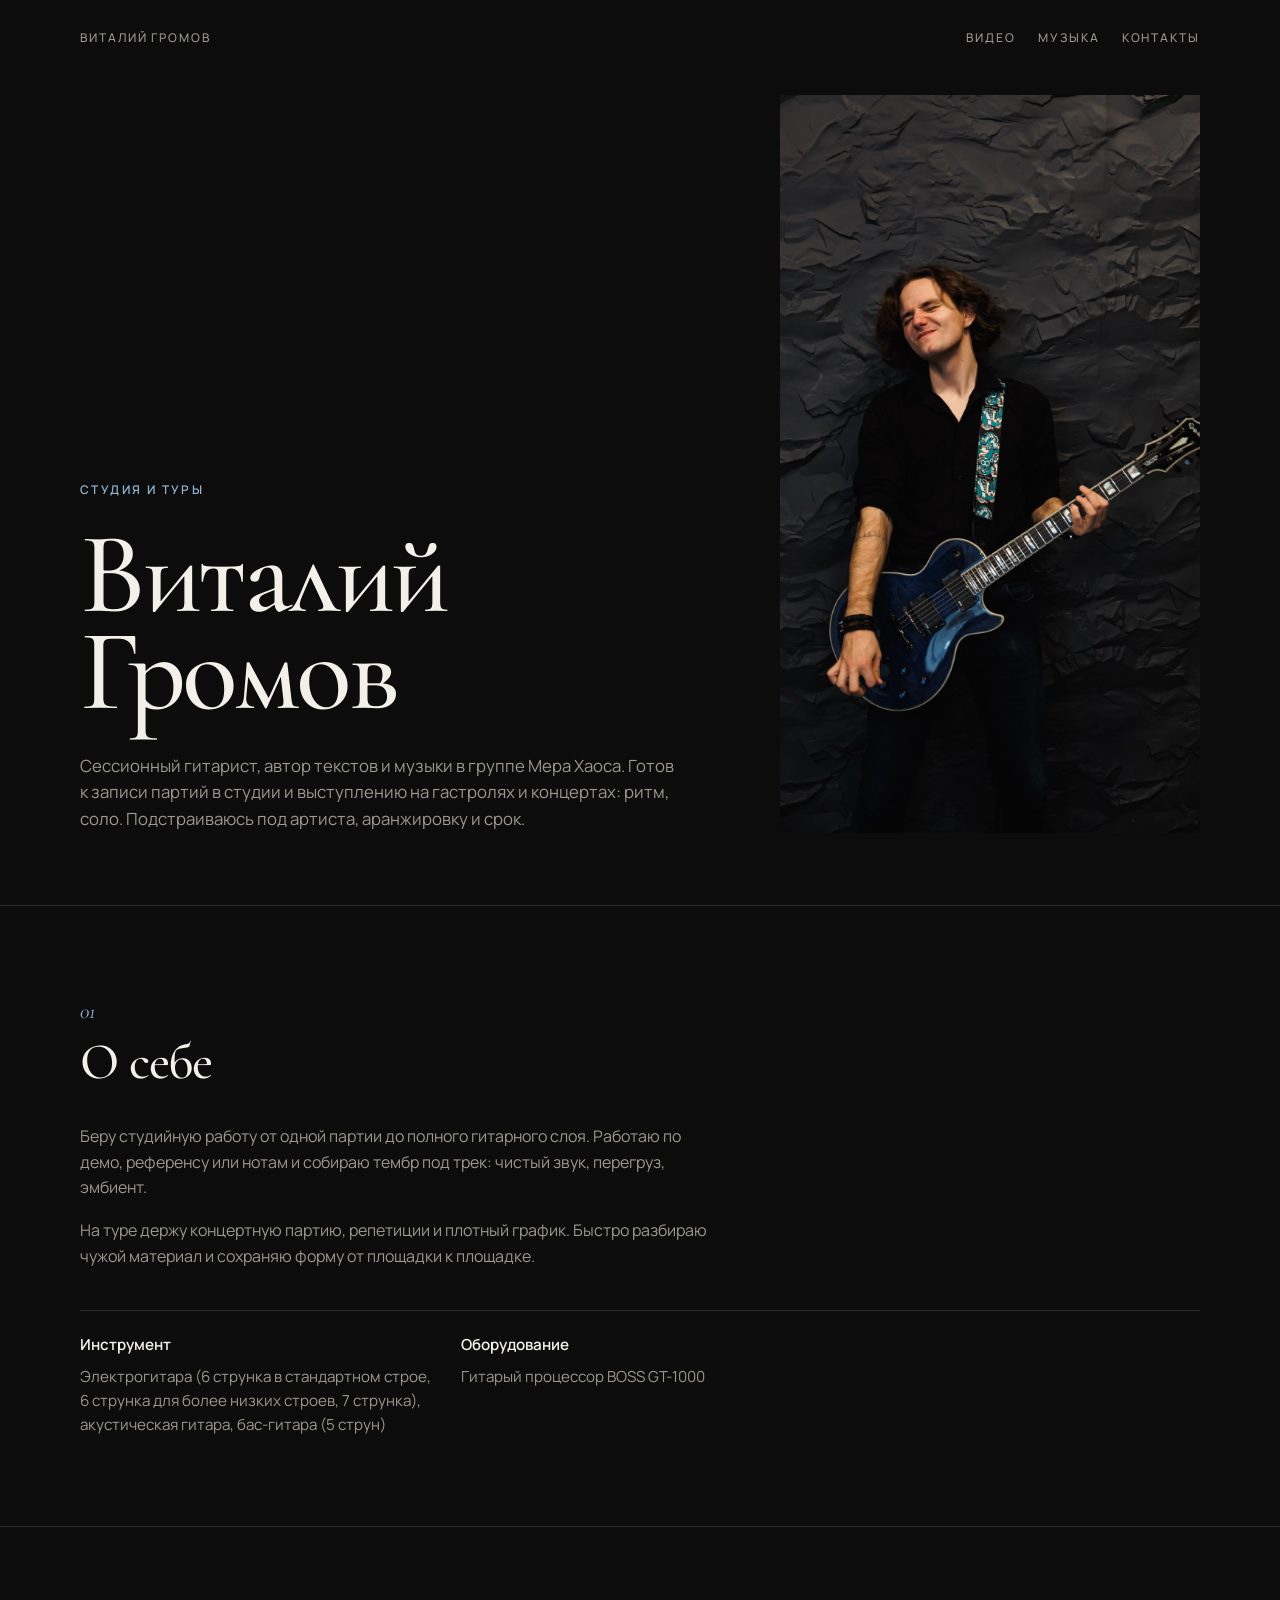
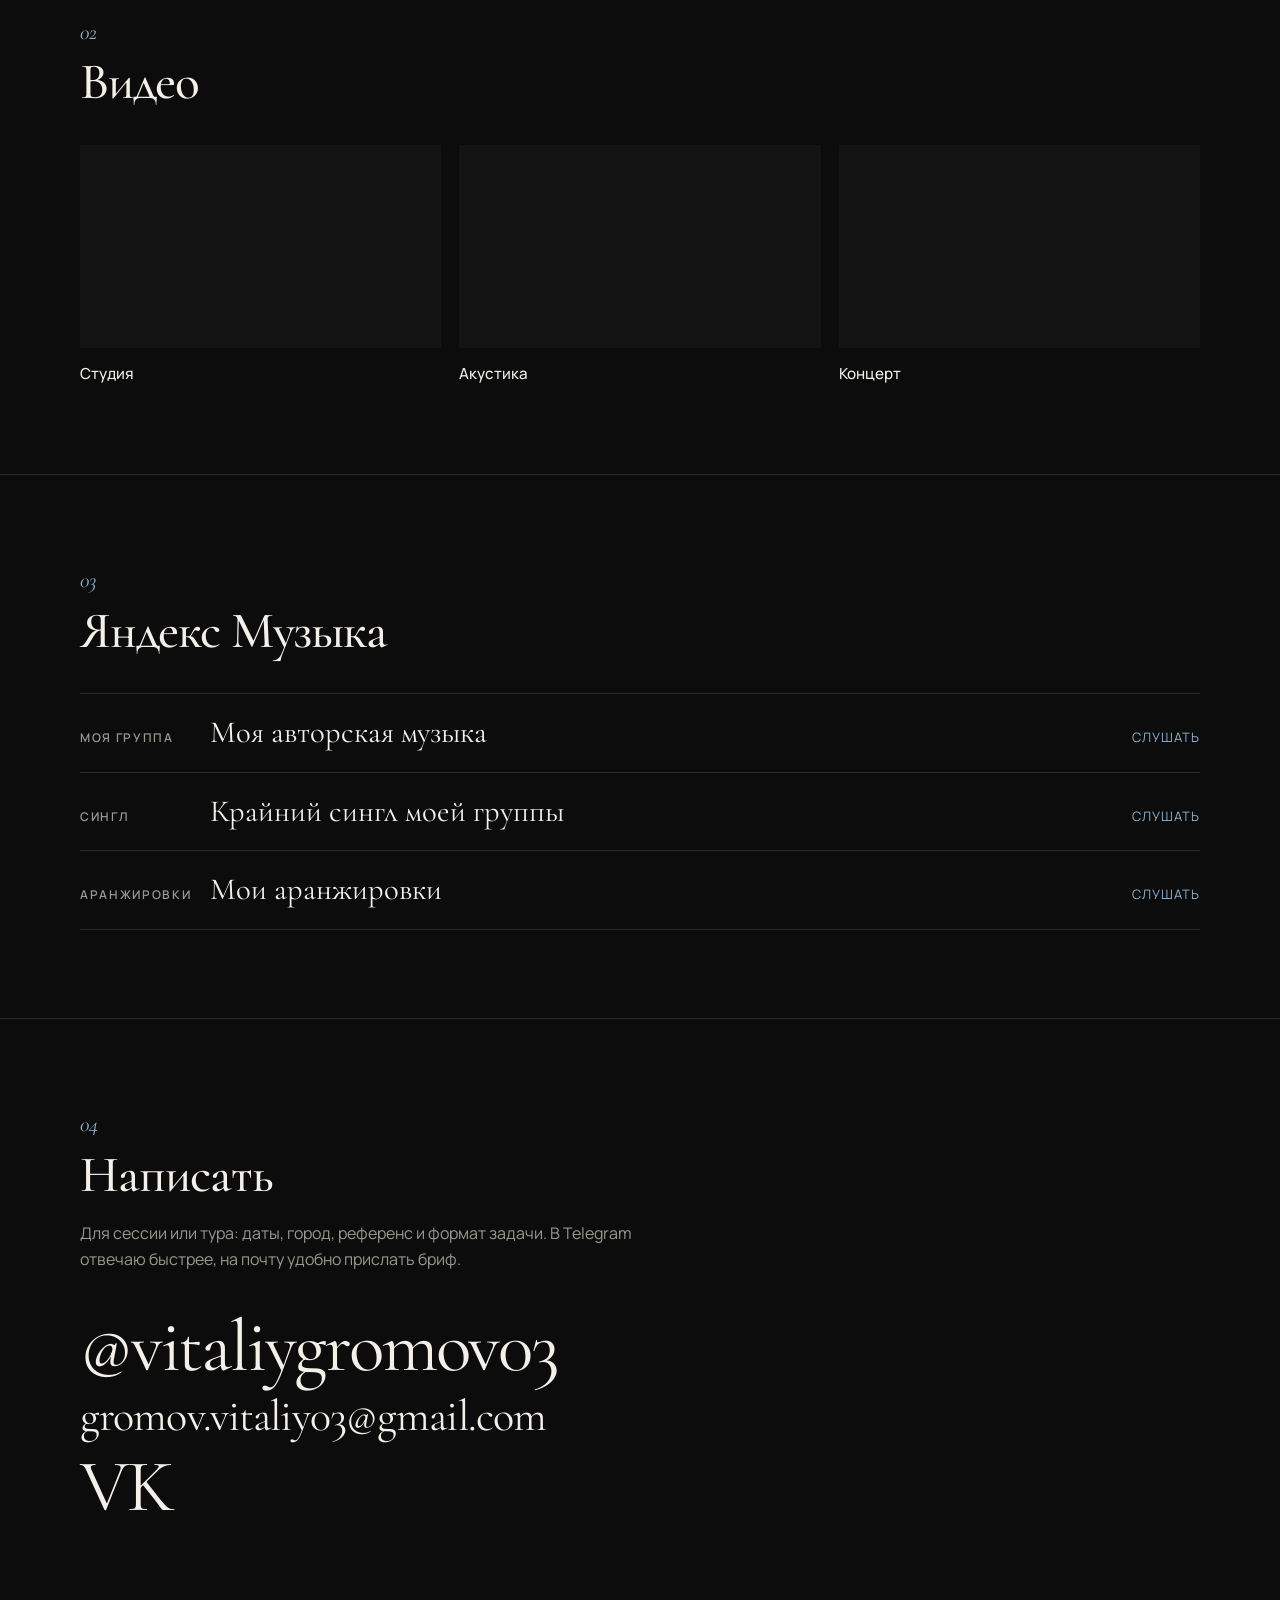
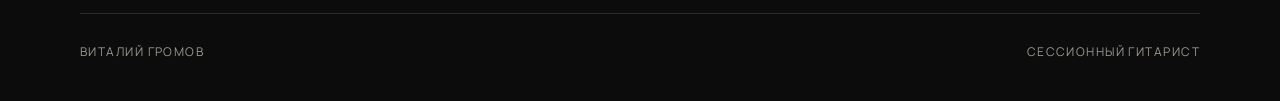
<file: index.html>
<!DOCTYPE html>
<html lang="ru">
<head>
  <meta charset="UTF-8">
  <meta name="viewport" content="width=device-width, initial-scale=1">
  <meta name="description" content="Виталий Громов — сессионный гитарист. Студийные сессии и гастроли.">
  <meta name="theme-color" content="#0c0c0c">
  <title>Виталий Громов — сессионный гитарист</title>
  <link rel="preconnect" href="https://fonts.googleapis.com">
  <link rel="preconnect" href="https://fonts.gstatic.com" crossorigin>
  <link href="https://fonts.googleapis.com/css2?family=Cormorant+Garamond:ital,wght@0,500;0,600;1,500&family=Manrope:wght@400;500;600&display=swap" rel="stylesheet">
  <link rel="stylesheet" href="styles.css">
</head>
<body>
  <header class="wrap top">
    <a href="#top">Виталий Громов</a>
    <nav>
      <a href="#videos">Видео</a>
      <a href="#music">Музыка</a>
      <a href="#contact">Контакты</a>
    </nav>
  </header>

  <main id="top">
    <section class="wrap hero">
      <div>
        <p class="eyebrow">Студия и туры</p>
        <h1>Виталий<br>Громов</h1>
        <p class="lead">Сессионный гитарист, автор текстов и музыки в группе Мера Хаоса. Готов к записи партий в студии и выступлению на гастролях и концертах: ритм, соло. Подстраиваюсь под артиста, аранжировку и срок.</p>
      </div>
      <figure class="hero__photo">
        <img src="portrait.jpg" width="1333" height="2000" alt="Виталий Громов с синей электрогитарой на тёмном фоне">
      </figure>
    </section>

    <section class="section" id="about">
      <div class="wrap">
        <div class="section__head">
          <span class="index">01</span>
          <h2>О себе</h2>
        </div>
        <div class="about">
          <p>Беру студийную работу от одной партии до полного гитарного слоя. Работаю по демо, референсу или нотам и собираю тембр под трек: чистый звук, перегруз, эмбиент.</p>
          <p>На туре держу концертную партию, репетиции и плотный график. Быстро разбираю чужой материал и сохраняю форму от площадки к площадке.</p>
        </div>
        <ul class="specs">
          <li>
            <span>Инструмент</span>
            <span>Электрогитара (6 струнка в стандартном строе, 6 струнка для более низких строев, 7 струнка), акустическая гитара, бас-гитара (5 струн)</span>
          </li>
          <li>
            <span>Оборудование</span>
            <span>Гитарый процессор BOSS GT-1000</span>
          </li>
        </ul>
      </div>
    </section>

    <section class="section" id="videos">
      <div class="wrap">
        <div class="section__head">
          <span class="index">02</span>
          <h2>Видео</h2>
        </div>
        <div class="videos">
          <article class="video">
            <div class="frame">
              <iframe src="https://vkvideo.ru/video_ext.php?oid=-206767961&id=456239044&hash=cdc1500ffcbdd566&hd=3" width="1280" height="720" allow="autoplay; encrypted-media; fullscreen; picture-in-picture; screen-wake-lock;" frameborder="0" allowfullscreen></iframe>
            </div>
            <h3>Студия</h3>
          </article>
          <article class="video">
            <div class="frame">
              <iframe src="https://vkvideo.ru/video_ext.php?oid=-206767961&id=456239045&hash=ae570d151879e92d&hd=3" width="1280" height="720" allow="autoplay; encrypted-media; fullscreen; picture-in-picture; screen-wake-lock;" frameborder="0" allowfullscreen></iframe>
            </div>
            <h3>Акустика</h3>
          </article>
          <article class="video">
            <div class="frame">
              <iframe src="https://vkvideo.ru/video_ext.php?oid=-206767961&id=456239034&hash=5e9f7a432dfbfd29&hd=3" width="1280" height="720" allow="autoplay; encrypted-media; fullscreen; picture-in-picture; screen-wake-lock;" frameborder="0" allowfullscreen></iframe>
            </div>
            <h3>Концерт</h3>
          </article>
        </div>
      </div>
    </section>

    <section class="section" id="music">
      <div class="wrap">
        <div class="section__head">
          <span class="index">03</span>
          <h2>Яндекс Музыка</h2>
        </div>
        <div class="releases">
          <a class="release" href="https://music.yandex.ru/artist/12991515" target="_blank" rel="noopener noreferrer">
            <span class="release__kind">Моя группа</span>
            <span class="release__title">Моя авторская музыка</span>
            <span class="release__go">Слушать</span>
          </a>
          <a class="release" href="https://music.yandex.ru/album/43866069" target="_blank" rel="noopener noreferrer">
            <span class="release__kind">Сингл</span>
            <span class="release__title">Крайний сингл моей группы</span>
            <span class="release__go">Слушать</span>
          </a>
          <a class="release" href="https://music.yandex.ru/playlists/4fc45d17-ed90-379f-b8d7-924ba1ade464" target="_blank" rel="noopener noreferrer">
            <span class="release__kind">Аранжировки</span>
            <span class="release__title">Мои аранжировки</span>
            <span class="release__go">Слушать</span>
          </a>
        </div>
      </div>
    </section>

    <section class="section" id="contact">
      <div class="wrap">
        <div class="section__head">
          <span class="index">04</span>
          <h2>Написать</h2>
        </div>
        <p class="contact__intro">Для сессии или тура: даты, город, референс и формат задачи. В Telegram отвечаю быстрее, на почту удобно прислать бриф.</p>
        <div class="contact__links">
          <a href="https://t.me/vitaliygromov03" target="_blank" rel="noopener noreferrer">@vitaliygromov03</a>
          <a href="mailto:gromov.vitaliy03@gmail.com">gromov.vitaliy03@gmail.com</a>
          <a href="https://vk.ru/vitalygromov2015">VK</a>
        </div>
      </div>
    </section>
  </main>

  <footer class="wrap foot">
    <span>Виталий Громов</span>
    <span>Сессионный гитарист</span>
  </footer>
</body>
</html>
</file>
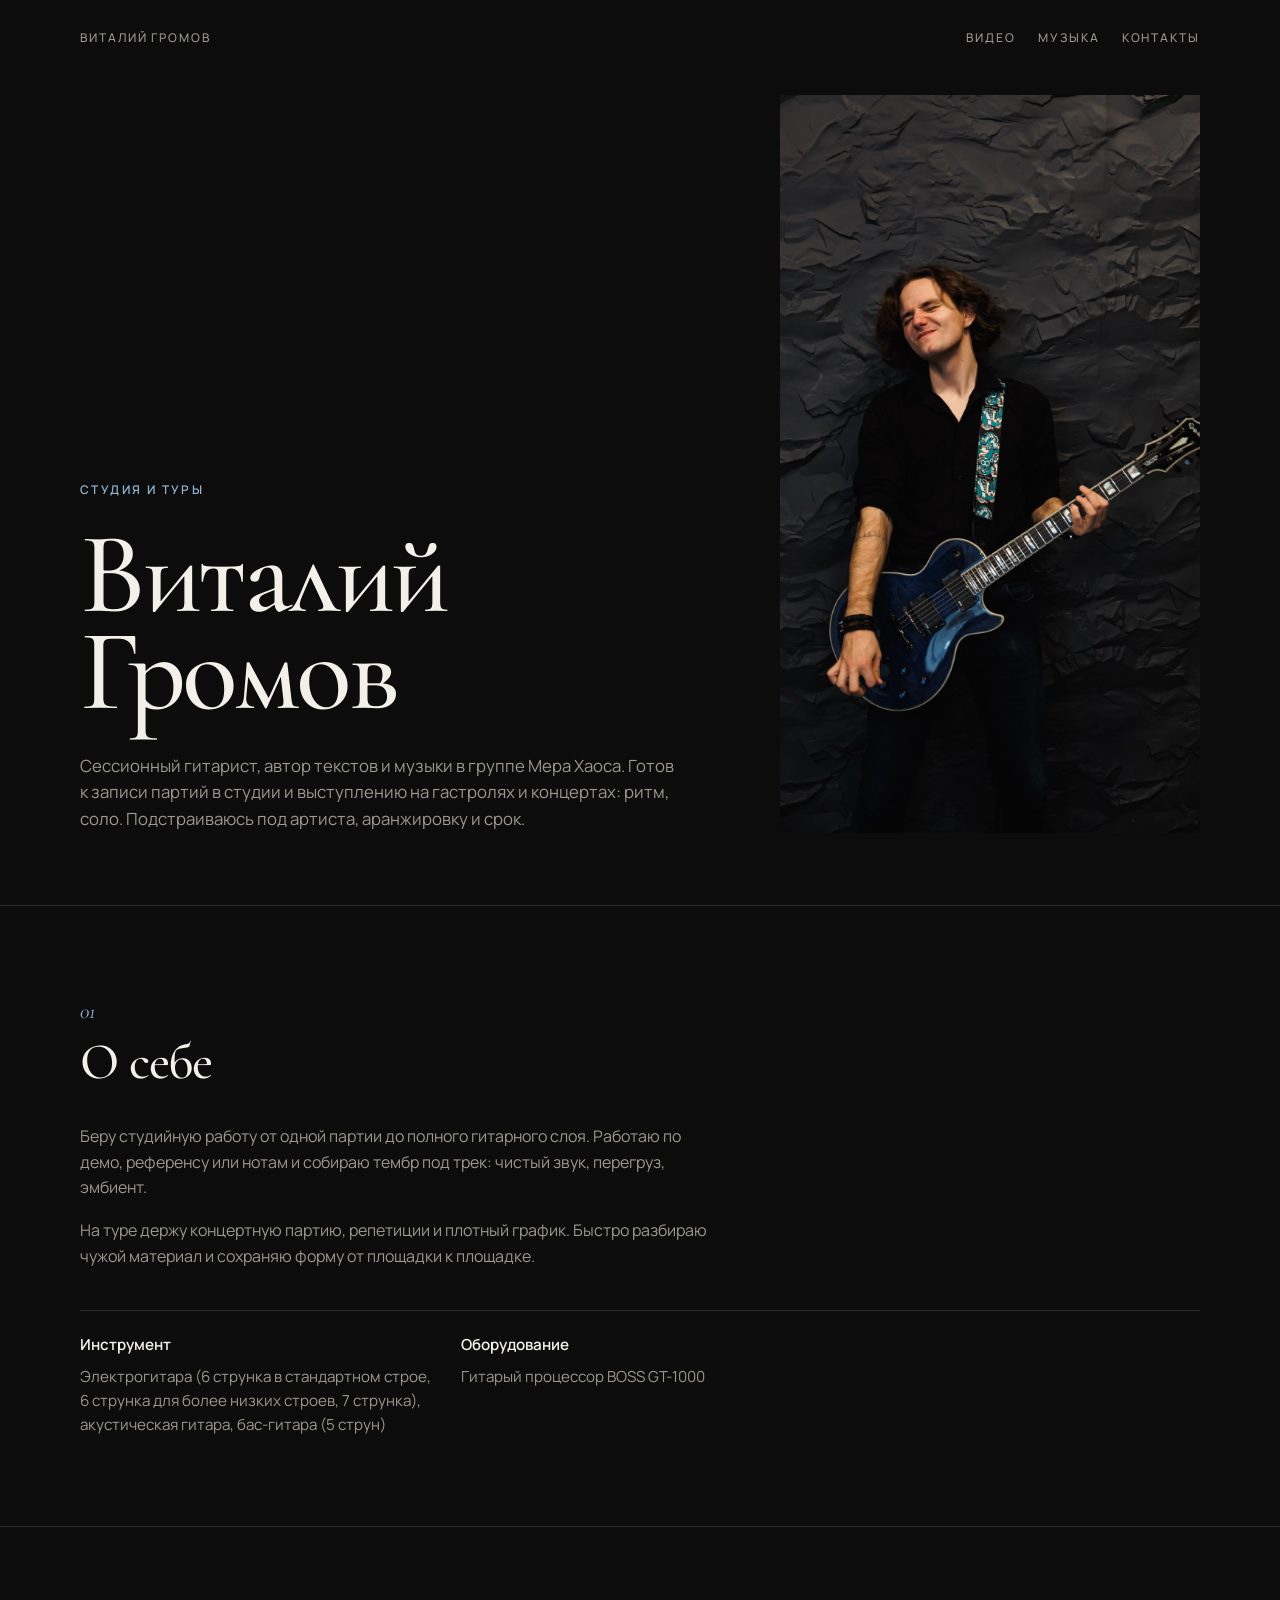
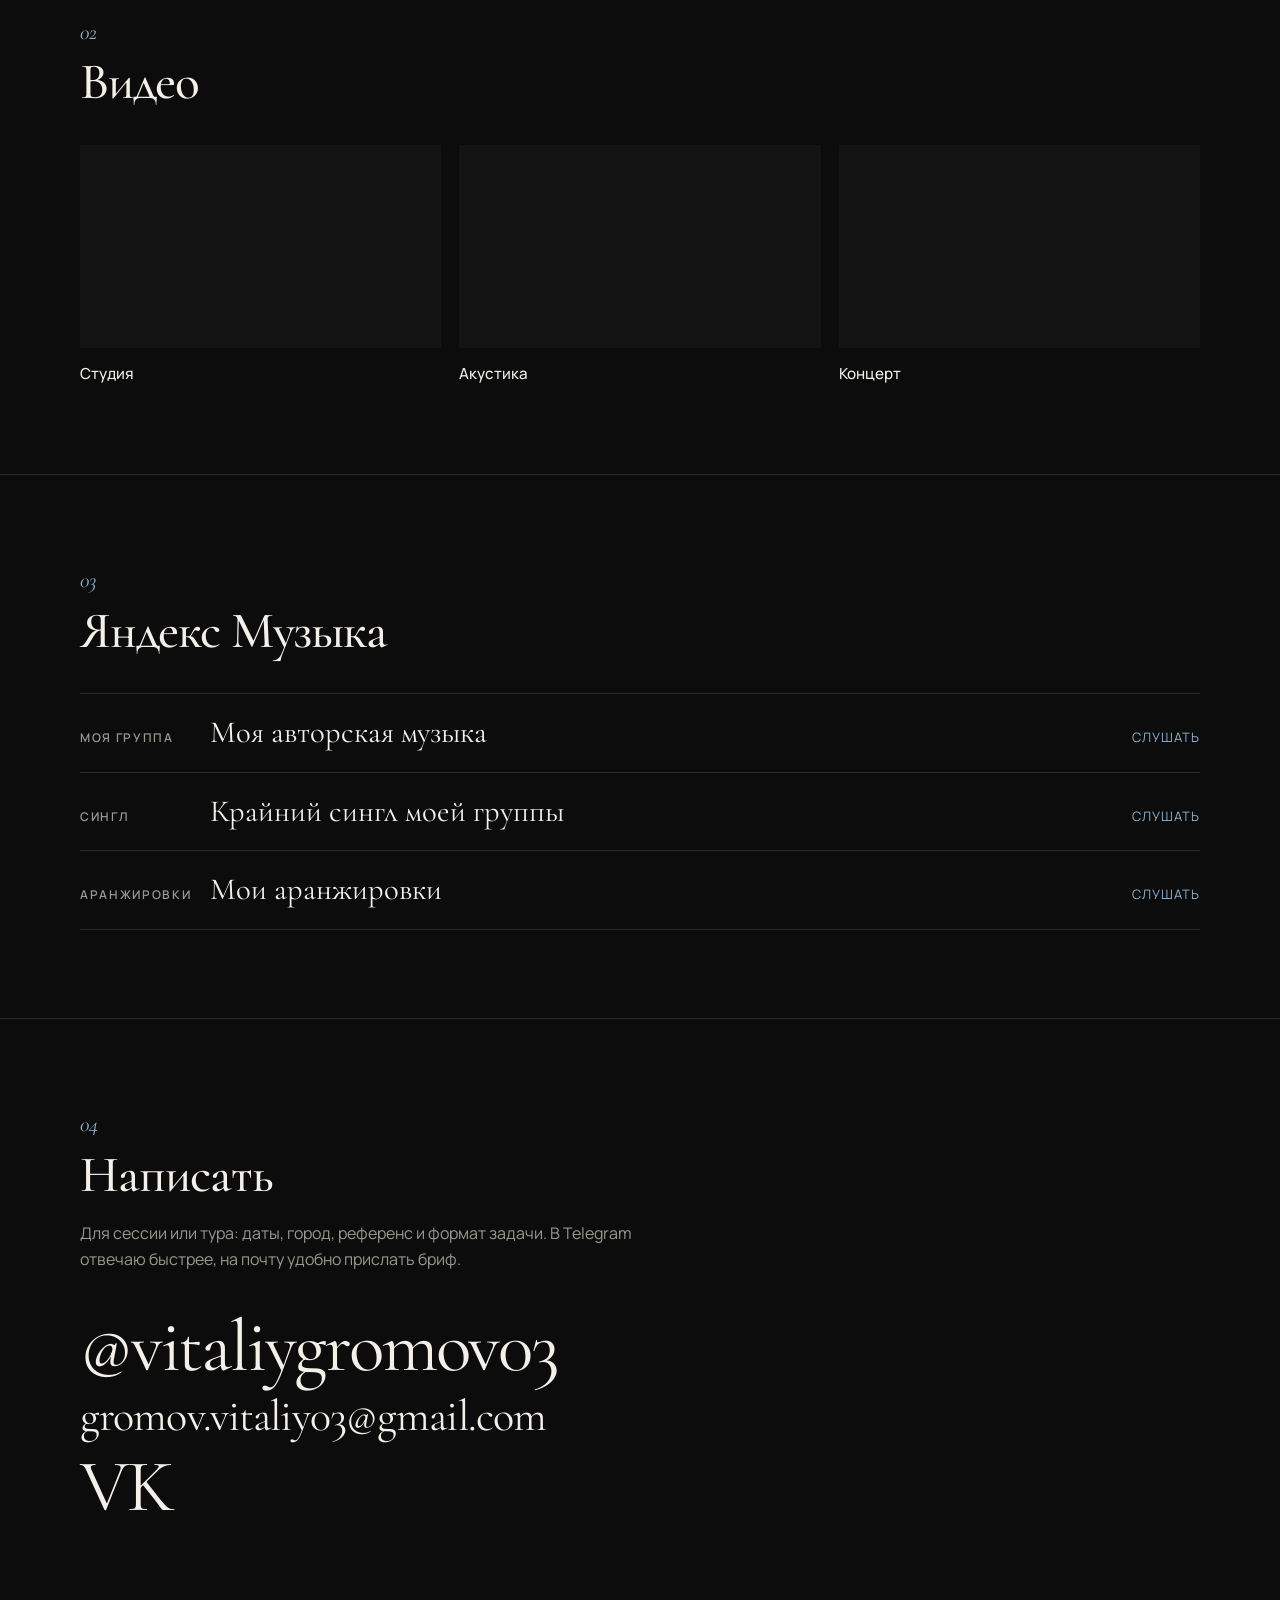
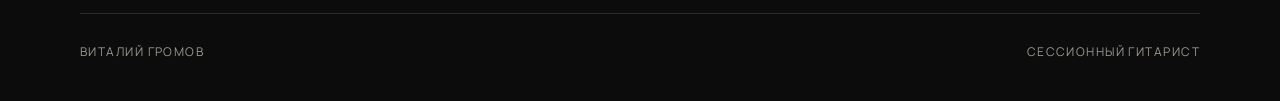
<file: src/index.html>
<!DOCTYPE html>
<html lang="ru">
<head>
  <meta charset="UTF-8">
  <meta name="viewport" content="width=device-width, initial-scale=1">
  <meta name="description" content="Виталий Громов — сессионный гитарист. Студийные сессии и гастроли.">
  <meta name="theme-color" content="#0c0c0c">
  <title>Виталий Громов — сессионный гитарист</title>
  <link rel="preconnect" href="https://fonts.googleapis.com">
  <link rel="preconnect" href="https://fonts.gstatic.com" crossorigin>
  <link href="https://fonts.googleapis.com/css2?family=Cormorant+Garamond:ital,wght@0,500;0,600;1,500&family=Manrope:wght@400;500;600&display=swap" rel="stylesheet">
  <link rel="stylesheet" href="styles.css">
</head>
<body>
  <header class="wrap top">
    <a href="#top">Виталий Громов</a>
    <nav>
      <a href="#videos">Видео</a>
      <a href="#music">Музыка</a>
      <a href="#contact">Контакты</a>
    </nav>
  </header>

  <main id="top">
    <section class="wrap hero">
      <div>
        <p class="eyebrow">Студия и туры</p>
        <h1>Виталий<br>Громов</h1>
        <p class="lead">Сессионный гитарист, автор текстов и музыки в группе Мера Хаоса. Готов к записи партий в студии и выступлению на гастролях и концертах: ритм, соло. Подстраиваюсь под артиста, аранжировку и срок.</p>
      </div>
      <figure class="hero__photo">
        <img src="assets/portrait.jpg" width="1333" height="2000" alt="Виталий Громов с синей электрогитарой на тёмном фоне">
      </figure>
    </section>

    <section class="section" id="about">
      <div class="wrap">
        <div class="section__head">
          <span class="index">01</span>
          <h2>О себе</h2>
        </div>
        <div class="about">
          <p>Беру студийную работу от одной партии до полного гитарного слоя. Работаю по демо, референсу или нотам и собираю тембр под трек: чистый звук, перегруз, эмбиент.</p>
          <p>На туре держу концертную партию, репетиции и плотный график. Быстро разбираю чужой материал и сохраняю форму от площадки к площадке.</p>
        </div>
        <ul class="specs">
          <li>
            <span>Инструмент</span>
            <span>Электрогитара (6 струнка в стандартном строе, 6 струнка для более низких строев, 7 струнка), акустическая гитара, бас-гитара (5 струн)</span>
          </li>
          <li>
            <span>Оборудование</span>
            <span>Гитарый процессор BOSS GT-1000</span>
          </li>
        </ul>
      </div>
    </section>

    <section class="section" id="videos">
      <div class="wrap">
        <div class="section__head">
          <span class="index">02</span>
          <h2>Видео</h2>
        </div>
        <div class="videos">
          <article class="video">
            <div class="frame">
              <iframe src="https://vkvideo.ru/video_ext.php?oid=-206767961&id=456239044&hash=cdc1500ffcbdd566&hd=3" width="1280" height="720" allow="autoplay; encrypted-media; fullscreen; picture-in-picture; screen-wake-lock;" frameborder="0" allowfullscreen></iframe>
            </div>
            <h3>Студия</h3>
          </article>
          <article class="video">
            <div class="frame">
              <iframe src="https://vkvideo.ru/video_ext.php?oid=-206767961&id=456239045&hash=ae570d151879e92d&hd=3" width="1280" height="720" allow="autoplay; encrypted-media; fullscreen; picture-in-picture; screen-wake-lock;" frameborder="0" allowfullscreen></iframe>
            </div>
            <h3>Акустика</h3>
          </article>
          <article class="video">
            <div class="frame">
              <iframe src="https://vkvideo.ru/video_ext.php?oid=-206767961&id=456239034&hash=5e9f7a432dfbfd29&hd=3" width="1280" height="720" allow="autoplay; encrypted-media; fullscreen; picture-in-picture; screen-wake-lock;" frameborder="0" allowfullscreen></iframe>
            </div>
            <h3>Концерт</h3>
          </article>
        </div>
      </div>
    </section>

    <section class="section" id="music">
      <div class="wrap">
        <div class="section__head">
          <span class="index">03</span>
          <h2>Яндекс Музыка</h2>
        </div>
        <div class="releases">
          <a class="release" href="https://music.yandex.ru/artist/12991515" target="_blank" rel="noopener noreferrer">
            <span class="release__kind">Моя группа</span>
            <span class="release__title">Моя авторская музыка</span>
            <span class="release__go">Слушать</span>
          </a>
          <a class="release" href="https://music.yandex.ru/album/43866069" target="_blank" rel="noopener noreferrer">
            <span class="release__kind">Сингл</span>
            <span class="release__title">Крайний сингл моей группы</span>
            <span class="release__go">Слушать</span>
          </a>
          <a class="release" href="https://music.yandex.ru/playlists/4fc45d17-ed90-379f-b8d7-924ba1ade464" target="_blank" rel="noopener noreferrer">
            <span class="release__kind">Аранжировки</span>
            <span class="release__title">Мои аранжировки</span>
            <span class="release__go">Слушать</span>
          </a>
        </div>
      </div>
    </section>

    <section class="section" id="contact">
      <div class="wrap">
        <div class="section__head">
          <span class="index">04</span>
          <h2>Написать</h2>
        </div>
        <p class="contact__intro">Для сессии или тура: даты, город, референс и формат задачи. В Telegram отвечаю быстрее, на почту удобно прислать бриф.</p>
        <div class="contact__links">
          <a href="https://t.me/vitaliygromov03" target="_blank" rel="noopener noreferrer">@vitaliygromov03</a>
          <a href="mailto:gromov.vitaliy03@gmail.com">gromov.vitaliy03@gmail.com</a>
          <a href="https://vk.ru/vitalygromov2015">VK</a>
        </div>
      </div>
    </section>
  </main>

  <footer class="wrap foot">
    <span>Виталий Громов</span>
    <span>Сессионный гитарист</span>
  </footer>
</body>
</html>
</file>
<file: styles.css>
:root {
  --bg: #0c0c0c;
  --bg-raise: #141414;
  --ink: #f3f0ea;
  --muted: #9c978f;
  --line: rgba(243, 240, 234, 0.14);
  --blue: #8eb4d0;
  --serif: "Cormorant Garamond", "Iowan Old Style", Palatino, "Palatino Linotype", serif;
  --sans: Manrope, "Segoe UI", sans-serif;
  --pad: clamp(20px, 4vw, 48px);
  --max: 1120px;
}

*,
*::before,
*::after {
  box-sizing: border-box;
}

html {
  scroll-behavior: smooth;
}

body {
  margin: 0;
  background: var(--bg);
  color: var(--ink);
  font-family: var(--sans);
  font-size: 16px;
  font-weight: 400;
  line-height: 1.6;
  text-rendering: optimizeLegibility;
  -webkit-font-smoothing: antialiased;
}

img {
  display: block;
  max-width: 100%;
}

a {
  color: inherit;
  text-decoration: none;
}

::selection {
  background: var(--blue);
  color: #0c0c0c;
}

:focus-visible {
  outline: 1px solid var(--blue);
  outline-offset: 4px;
}

.wrap {
  width: min(var(--max), calc(100% - var(--pad) * 2));
  margin-inline: auto;
}

.top {
  display: flex;
  align-items: center;
  justify-content: space-between;
  gap: 24px;
  padding: 28px 0 0;
  font-size: 12px;
  font-weight: 500;
  letter-spacing: 0.16em;
  text-transform: uppercase;
}

.top nav {
  display: flex;
  gap: 22px;
}

.top a {
  color: var(--muted);
}

.top a:hover {
  color: var(--ink);
}

.hero {
  display: grid;
  grid-template-columns: minmax(0, 1fr) minmax(260px, 420px);
  gap: clamp(32px, 6vw, 80px);
  align-items: end;
  min-height: calc(100svh - 52px);
  padding: 48px 0 72px;
}

.eyebrow {
  margin: 0 0 28px;
  color: var(--blue);
  font-size: 12px;
  font-weight: 600;
  letter-spacing: 0.2em;
  text-transform: uppercase;
}

h1 {
  margin: 0;
  font-family: var(--serif);
  font-size: clamp(4.4rem, 9vw, 7.6rem);
  font-weight: 500;
  line-height: 0.84;
  letter-spacing: -0.03em;
}

.lead {
  max-width: 36em;
  margin: 32px 0 0;
  color: var(--muted);
  font-size: 1.05rem;
}

.hero__photo {
  margin: 0;
}

.hero__photo img {
  width: 100%;
  height: min(82vh, 860px);
  object-fit: cover;
  object-position: center 16%;
}

.section {
  padding: 88px 0;
  border-top: 1px solid var(--line);
}

.section__head {
  display: flex;
  flex-direction: column;
  align-items: flex-start;
  gap: 8px;
  margin-bottom: 36px;
}

.index {
  color: var(--blue);
  font-family: var(--serif);
  font-size: 1.35rem;
  font-style: italic;
}

h2 {
  margin: 0;
  font-family: var(--serif);
  font-size: clamp(2.4rem, 4vw, 3.4rem);
  font-weight: 500;
  line-height: 1;
  letter-spacing: -0.02em;
}

.about p {
  margin: 0 0 1.1em;
  max-width: 40em;
  color: var(--muted);
}

.about p:last-child {
  margin-bottom: 0;
}

.specs {
  display: grid;
  grid-template-columns: repeat(3, minmax(0, 1fr));
  gap: 24px;
  margin: 40px 0 0;
  padding: 22px 0 0;
  list-style: none;
  border-top: 1px solid var(--line);
}

.specs li {
  display: flex;
  flex-direction: column;
  gap: 8px;
  font-size: 0.95rem;
}

.specs li span:first-child {
  color: var(--ink);
  font-weight: 600;
}

.specs li span:last-child {
  color: var(--muted);
}

.videos {
  display: grid;
  grid-template-columns: repeat(3, minmax(0, 1fr));
  gap: 18px;
}

.video h3 {
  margin: 14px 0 0;
  font-size: 0.95rem;
  font-weight: 500;
}

.frame {
  position: relative;
  aspect-ratio: 16 / 9;
  background: var(--bg-raise);
  overflow: hidden;
}

.frame iframe,
.frame video {
  position: absolute;
  inset: 0;
  width: 100%;
  height: 100%;
  border: 0;
  object-fit: cover;
}

.frame:has(iframe) .frame__empty,
.frame:has(video) .frame__empty {
  display: none;
}

.frame__empty {
  position: absolute;
  inset: 0;
  display: grid;
  place-items: center;
}

.frame__empty span {
  width: 52px;
  height: 52px;
  display: grid;
  place-items: center;
  border: 1px solid var(--line);
  border-radius: 50%;
}

.frame__empty svg {
  margin-left: 2px;
}

.releases {
  display: flex;
  flex-direction: column;
  border-top: 1px solid var(--line);
}

.release {
  display: grid;
  grid-template-columns: 110px 1fr auto;
  gap: 20px;
  align-items: baseline;
  padding: 22px 0;
  border-bottom: 1px solid var(--line);
}

.release__kind {
  color: var(--muted);
  font-size: 12px;
  font-weight: 600;
  letter-spacing: 0.14em;
  text-transform: uppercase;
}

.release__title {
  font-family: var(--serif);
  font-size: clamp(1.6rem, 2.4vw, 2rem);
  line-height: 1.1;
}

.release__go {
  color: var(--blue);
  font-size: 13px;
  letter-spacing: 0.08em;
  text-transform: uppercase;
}

.release:hover .release__title {
  color: var(--blue);
}

.contact__intro {
  max-width: 36em;
  margin: -16px 0 36px;
  color: var(--muted);
}

.contact__links {
  display: flex;
  flex-direction: column;
  align-items: flex-start;
  gap: 8px;
}

.contact__links a {
  font-family: var(--serif);
  font-size: clamp(2.2rem, 6vw, 4.6rem);
  line-height: 1.05;
  letter-spacing: -0.03em;
}

.contact__links a[href^="mailto:"] {
  font-size: clamp(1.15rem, 4.5vw, 2.75rem);
  letter-spacing: -0.02em;
}

.contact__links a:hover {
  color: var(--blue);
}

.foot {
  display: flex;
  justify-content: space-between;
  gap: 16px;
  padding: 28px 0 40px;
  border-top: 1px solid var(--line);
  color: var(--muted);
  font-size: 12px;
  letter-spacing: 0.12em;
  text-transform: uppercase;
}

@media (max-width: 860px) {
  .top {
    align-items: flex-start;
    flex-wrap: wrap;
    row-gap: 12px;
  }

  .hero,
  .videos,
  .specs {
    grid-template-columns: 1fr;
  }

  .release {
    grid-template-columns: 1fr auto;
    grid-template-areas:
      "kind go"
      "title title";
  }

  .release__kind {
    grid-area: kind;
  }

  .release__title {
    grid-area: title;
  }

  .release__go {
    grid-area: go;
    justify-self: end;
  }

  .hero {
    min-height: 0;
    align-items: start;
    padding-top: 36px;
  }

  .hero__photo {
    order: -1;
  }

  .hero__photo img {
    height: 58vh;
    object-position: center 12%;
  }

  .section__head {
    gap: 8px;
    margin-bottom: 28px;
  }

  .top nav {
    gap: 14px;
  }

  .foot {
    flex-direction: column;
  }
}

@media (prefers-reduced-motion: reduce) {
  html {
    scroll-behavior: auto;
  }
}
</file>
<file: src/styles.css>
:root {
  --bg: #0c0c0c;
  --bg-raise: #141414;
  --ink: #f3f0ea;
  --muted: #9c978f;
  --line: rgba(243, 240, 234, 0.14);
  --blue: #8eb4d0;
  --serif: "Cormorant Garamond", "Iowan Old Style", Palatino, "Palatino Linotype", serif;
  --sans: Manrope, "Segoe UI", sans-serif;
  --pad: clamp(20px, 4vw, 48px);
  --max: 1120px;
}

*,
*::before,
*::after {
  box-sizing: border-box;
}

html {
  scroll-behavior: smooth;
}

body {
  margin: 0;
  background: var(--bg);
  color: var(--ink);
  font-family: var(--sans);
  font-size: 16px;
  font-weight: 400;
  line-height: 1.6;
  text-rendering: optimizeLegibility;
  -webkit-font-smoothing: antialiased;
}

img {
  display: block;
  max-width: 100%;
}

a {
  color: inherit;
  text-decoration: none;
}

::selection {
  background: var(--blue);
  color: #0c0c0c;
}

:focus-visible {
  outline: 1px solid var(--blue);
  outline-offset: 4px;
}

.wrap {
  width: min(var(--max), calc(100% - var(--pad) * 2));
  margin-inline: auto;
}

.top {
  display: flex;
  align-items: center;
  justify-content: space-between;
  gap: 24px;
  padding: 28px 0 0;
  font-size: 12px;
  font-weight: 500;
  letter-spacing: 0.16em;
  text-transform: uppercase;
}

.top nav {
  display: flex;
  gap: 22px;
}

.top a {
  color: var(--muted);
}

.top a:hover {
  color: var(--ink);
}

.hero {
  display: grid;
  grid-template-columns: minmax(0, 1fr) minmax(260px, 420px);
  gap: clamp(32px, 6vw, 80px);
  align-items: end;
  min-height: calc(100svh - 52px);
  padding: 48px 0 72px;
}

.eyebrow {
  margin: 0 0 28px;
  color: var(--blue);
  font-size: 12px;
  font-weight: 600;
  letter-spacing: 0.2em;
  text-transform: uppercase;
}

h1 {
  margin: 0;
  font-family: var(--serif);
  font-size: clamp(4.4rem, 9vw, 7.6rem);
  font-weight: 500;
  line-height: 0.84;
  letter-spacing: -0.03em;
}

.lead {
  max-width: 36em;
  margin: 32px 0 0;
  color: var(--muted);
  font-size: 1.05rem;
}

.hero__photo {
  margin: 0;
}

.hero__photo img {
  width: 100%;
  height: min(82vh, 860px);
  object-fit: cover;
  object-position: center 16%;
}

.section {
  padding: 88px 0;
  border-top: 1px solid var(--line);
}

.section__head {
  display: flex;
  flex-direction: column;
  align-items: flex-start;
  gap: 8px;
  margin-bottom: 36px;
}

.index {
  color: var(--blue);
  font-family: var(--serif);
  font-size: 1.35rem;
  font-style: italic;
}

h2 {
  margin: 0;
  font-family: var(--serif);
  font-size: clamp(2.4rem, 4vw, 3.4rem);
  font-weight: 500;
  line-height: 1;
  letter-spacing: -0.02em;
}

.about p {
  margin: 0 0 1.1em;
  max-width: 40em;
  color: var(--muted);
}

.about p:last-child {
  margin-bottom: 0;
}

.specs {
  display: grid;
  grid-template-columns: repeat(3, minmax(0, 1fr));
  gap: 24px;
  margin: 40px 0 0;
  padding: 22px 0 0;
  list-style: none;
  border-top: 1px solid var(--line);
}

.specs li {
  display: flex;
  flex-direction: column;
  gap: 8px;
  font-size: 0.95rem;
}

.specs li span:first-child {
  color: var(--ink);
  font-weight: 600;
}

.specs li span:last-child {
  color: var(--muted);
}

.videos {
  display: grid;
  grid-template-columns: repeat(3, minmax(0, 1fr));
  gap: 18px;
}

.video h3 {
  margin: 14px 0 0;
  font-size: 0.95rem;
  font-weight: 500;
}

.frame {
  position: relative;
  aspect-ratio: 16 / 9;
  background: var(--bg-raise);
  overflow: hidden;
}

.frame iframe,
.frame video {
  position: absolute;
  inset: 0;
  width: 100%;
  height: 100%;
  border: 0;
  object-fit: cover;
}

.frame:has(iframe) .frame__empty,
.frame:has(video) .frame__empty {
  display: none;
}

.frame__empty {
  position: absolute;
  inset: 0;
  display: grid;
  place-items: center;
}

.frame__empty span {
  width: 52px;
  height: 52px;
  display: grid;
  place-items: center;
  border: 1px solid var(--line);
  border-radius: 50%;
}

.frame__empty svg {
  margin-left: 2px;
}

.releases {
  display: flex;
  flex-direction: column;
  border-top: 1px solid var(--line);
}

.release {
  display: grid;
  grid-template-columns: 110px 1fr auto;
  gap: 20px;
  align-items: baseline;
  padding: 22px 0;
  border-bottom: 1px solid var(--line);
}

.release__kind {
  color: var(--muted);
  font-size: 12px;
  font-weight: 600;
  letter-spacing: 0.14em;
  text-transform: uppercase;
}

.release__title {
  font-family: var(--serif);
  font-size: clamp(1.6rem, 2.4vw, 2rem);
  line-height: 1.1;
}

.release__go {
  color: var(--blue);
  font-size: 13px;
  letter-spacing: 0.08em;
  text-transform: uppercase;
}

.release:hover .release__title {
  color: var(--blue);
}

.contact__intro {
  max-width: 36em;
  margin: -16px 0 36px;
  color: var(--muted);
}

.contact__links {
  display: flex;
  flex-direction: column;
  align-items: flex-start;
  gap: 8px;
}

.contact__links a {
  font-family: var(--serif);
  font-size: clamp(2.2rem, 6vw, 4.6rem);
  line-height: 1.05;
  letter-spacing: -0.03em;
}

.contact__links a[href^="mailto:"] {
  font-size: clamp(1.15rem, 4.5vw, 2.75rem);
  letter-spacing: -0.02em;
}

.contact__links a:hover {
  color: var(--blue);
}

.foot {
  display: flex;
  justify-content: space-between;
  gap: 16px;
  padding: 28px 0 40px;
  border-top: 1px solid var(--line);
  color: var(--muted);
  font-size: 12px;
  letter-spacing: 0.12em;
  text-transform: uppercase;
}

@media (max-width: 860px) {
  .top {
    align-items: flex-start;
    flex-wrap: wrap;
    row-gap: 12px;
  }

  .hero,
  .videos,
  .specs {
    grid-template-columns: 1fr;
  }

  .release {
    grid-template-columns: 1fr auto;
    grid-template-areas:
      "kind go"
      "title title";
  }

  .release__kind {
    grid-area: kind;
  }

  .release__title {
    grid-area: title;
  }

  .release__go {
    grid-area: go;
    justify-self: end;
  }

  .hero {
    min-height: 0;
    align-items: start;
    padding-top: 36px;
  }

  .hero__photo {
    order: -1;
  }

  .hero__photo img {
    height: 58vh;
    object-position: center 12%;
  }

  .section__head {
    gap: 8px;
    margin-bottom: 28px;
  }

  .top nav {
    gap: 14px;
  }

  .foot {
    flex-direction: column;
  }
}

@media (prefers-reduced-motion: reduce) {
  html {
    scroll-behavior: auto;
  }
}
</file>
